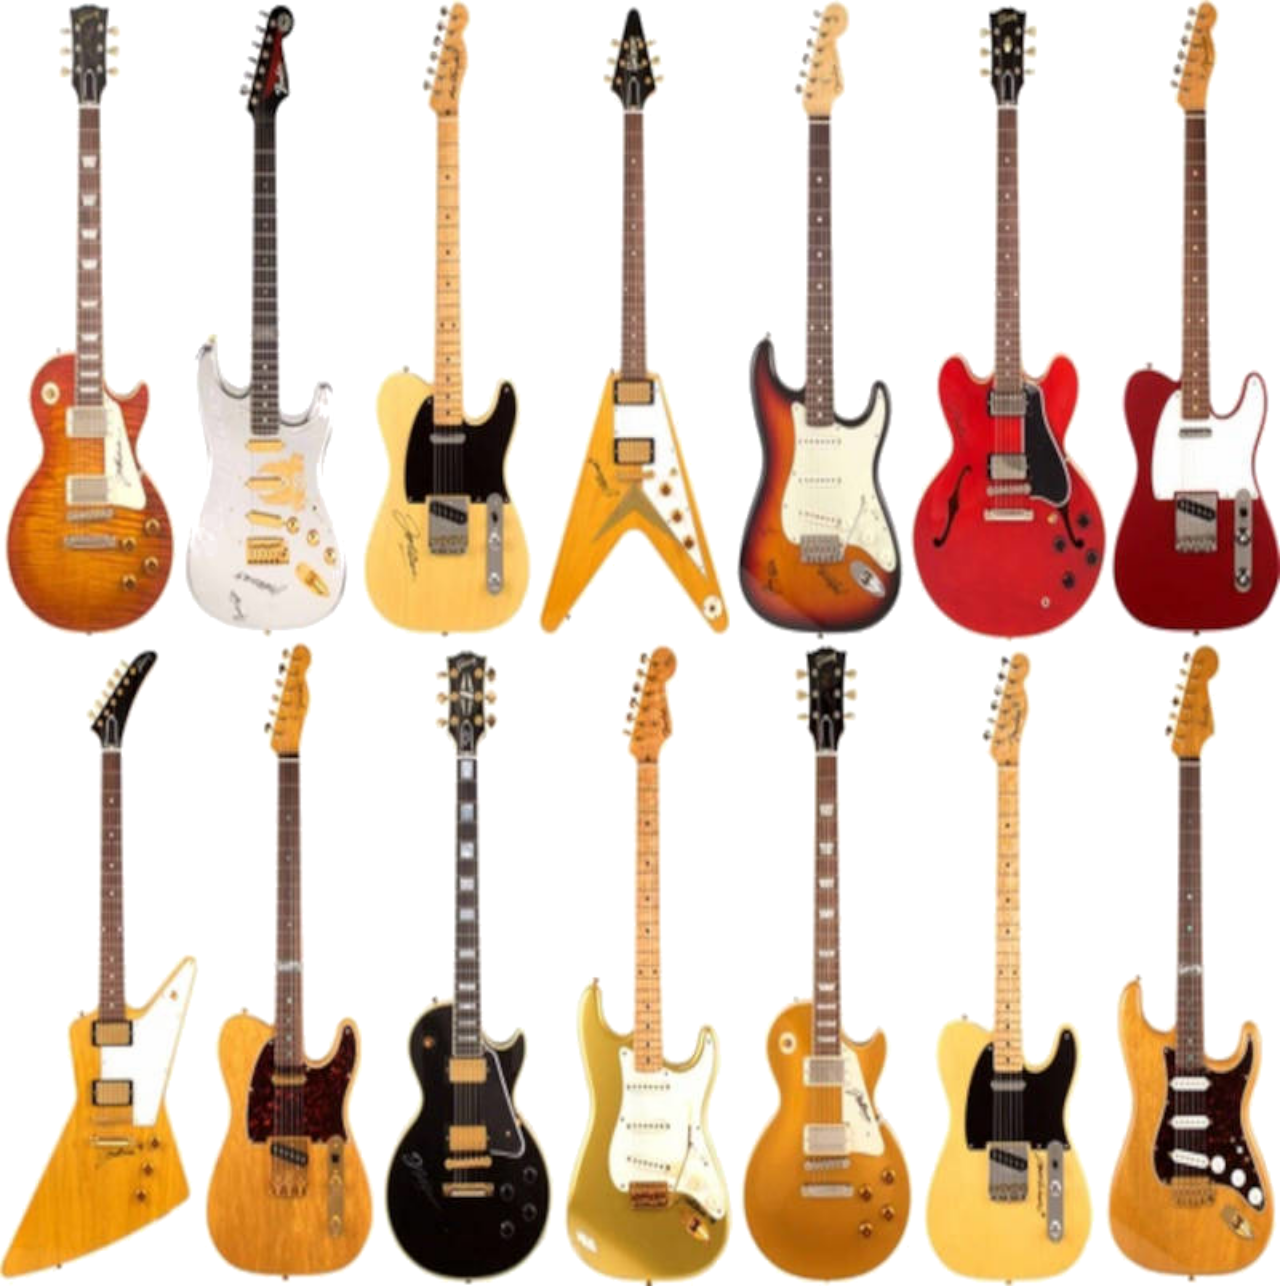
<file: html/wal/car-inst.html>
<!DOCTYPE html>
<html lang="en">
<head>
	<meta charset="UTF-8">
	<meta http-equiv="X-UA-Compatible" content="IE=edge">
	<meta name="viewport" content="width=device-width, initial-scale=1.0">
</head>
<body>
	<!-- Carrousel Instrumentos Musicales (sin Bootstrap) -->
	<div class="slider">
		<ul>
			<li><img src="../../img/wal/inst-1.png" alt="Instrum 1"></li>
			<li><img src="../../img/wal/inst-2.png" alt="Instrum 2"></li>
			<li><img src="../../img/wal/inst-3.png" alt="Instrum 3"></li>
			<li><img src="../../img/wal/inst-4.png" alt="Instrum 4"></li>
			<li><img src="../../img/wal/inst-5.png" alt="Instrum 5"></li>
		</ul>
	</div>

	<style type="text/css">
		*{margin: 0; padding: 0; box-sizing: border-box;}
		.slider{
			width: 100%;
			height: auto;
			/*margin: 50px auto 0;*/
			overflow: hidden;
		}
		.slider ul{
			display: flex;
			animation: cambio 10s infinite alternate linear;
			width: 500%;
		}
		.slider li{width: 100%; list-style: none;}
		.slider img{width: 100%; height: 100%;}


		/* BreakPoint (p/Móviles) */
		@media only screen and (max-width: 320px){.slider img{width: 300px; height: 75%; margin: 5px auto 0;}}

		/* Animación (Slide Automático) */
		@keyframes cambio{
			0%{margin-left: 0;}
			15%{margin-left: 0;}

			20%{margin-left: -100%;}
			35%{margin-left: -100%;}

			40%{margin-left: -200%;}
			55%{margin-left: -200%;}

			60%{margin-left: -300%;}
			75%{margin-left: -300%;}

			80%{margin-left: -400%;}
			100%{margin-left: -400%;}
		}
	</style>
</body>
</html>
</file>
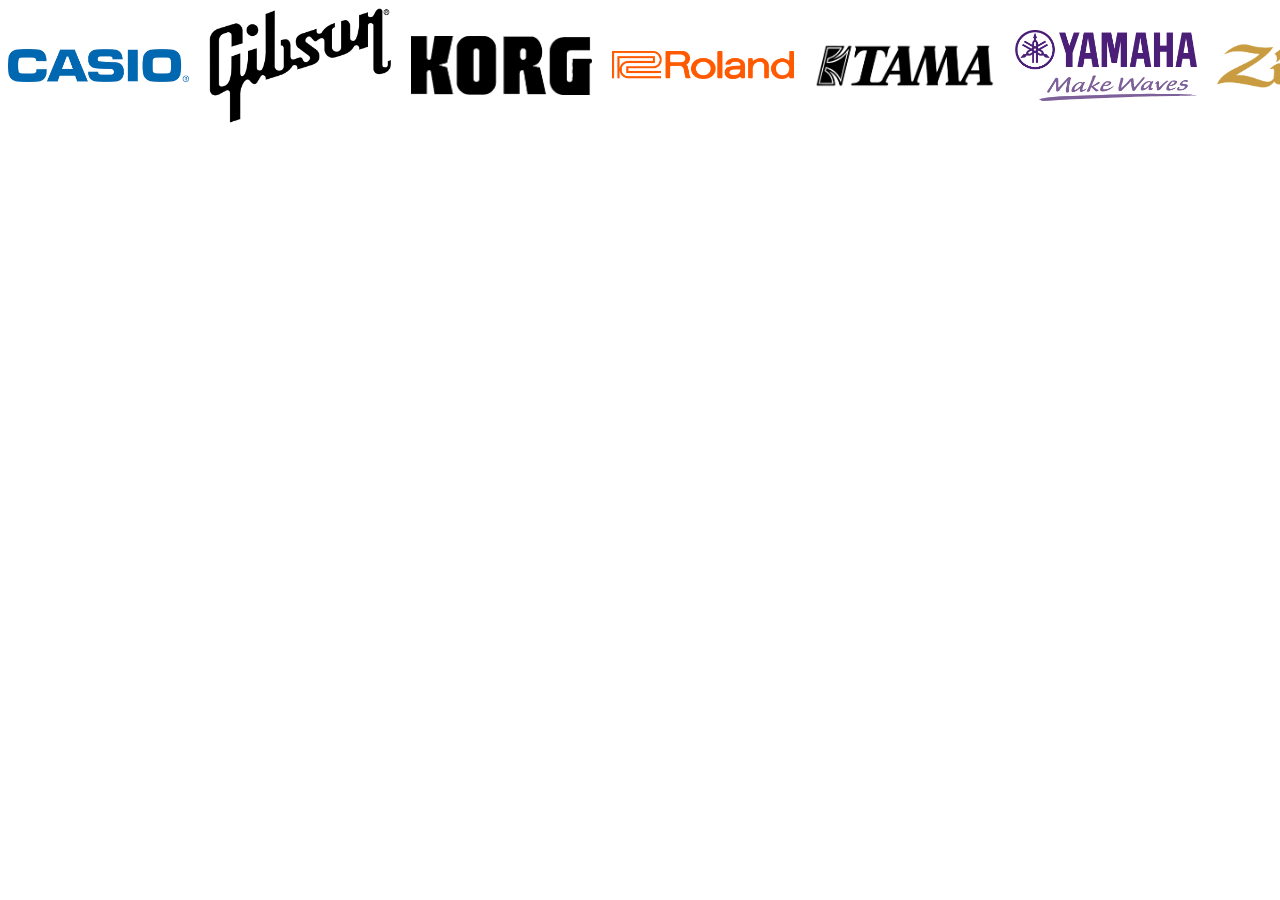
<file: html/wal/car-marcas.html>
<!DOCTYPE html>
<html lang="en">
<head>
	<meta charset="UTF-8">
	<meta http-equiv="X-UA-Compatible" content="IE=edge">
	<meta name="viewport" content="width=device-width, initial-scale=1.0">
</head>
<body>
	<!-- Carrousel Logos de Marcas (sin Bootstrap) -->
	<div class="slider">
		<div class="slider-track">
			<div class="slide"><img src="../../img/wal/logo-1.png" alt="Logo-1"></div>
			<div class="slide"><img src="../../img/wal/logo-2.png" alt="Logo-2"></div>
			<div class="slide"><img src="../../img/wal/logo-3.png" alt="Logo-3"></div>
			<div class="slide"><img src="../../img/wal/logo-4.png" alt="Logo-4"></div>
			<div class="slide"><img src="../../img/wal/logo-5.png" alt="Logo-5"></div>
			<div class="slide"><img src="../../img/wal/logo-6.png" alt="Logo-6"></div>
			<div class="slide"><img src="../../img/wal/logo-7.png" alt="Logo-7"></div>
			<div class="slide"><img src="../../img/wal/logo-1.png" alt="Logo-1"></div>
			<div class="slide"><img src="../../img/wal/logo-2.png" alt="Logo-2"></div>
			<div class="slide"><img src="../../img/wal/logo-3.png" alt="Logo-3"></div>
			<div class="slide"><img src="../../img/wal/logo-4.png" alt="Logo-4"></div>
			<div class="slide"><img src="../../img/wal/logo-5.png" alt="Logo-5"></div>
			<div class="slide"><img src="../../img/wal/logo-6.png" alt="Logo-6"></div>
			<div class="slide"><img src="../../img/wal/logo-7.png" alt="Logo-7"></div>
		</div>
	</div>

	<style type="text/css">
		.slider{width: 100vw; height: auto; margin: auto; overflow: hidden;}
		.slider .slider-track{
			display: flex;
			align-items: center;
			flex-direction: row;
			column-gap: 20px;
			animation: scroll 40s linear infinite;
			-webkit-animation: scroll 40s linear infinite;
			width: calc(200px * 14);
		}
		.slider .slide{width: 200px;}
		.slider .slide img{width: 100%;}

		/* Animación (Slide Automático) */
		@keyframes scroll{
			0%{-webkit-transform: translateX(0); transform: translateX(0);}
			100%{-webkit-transform: translateX(calc(-200px * 7)); transform: translateX(calc(-200px * 7));}
		}
	</style>
</body>
</html>
</file>
